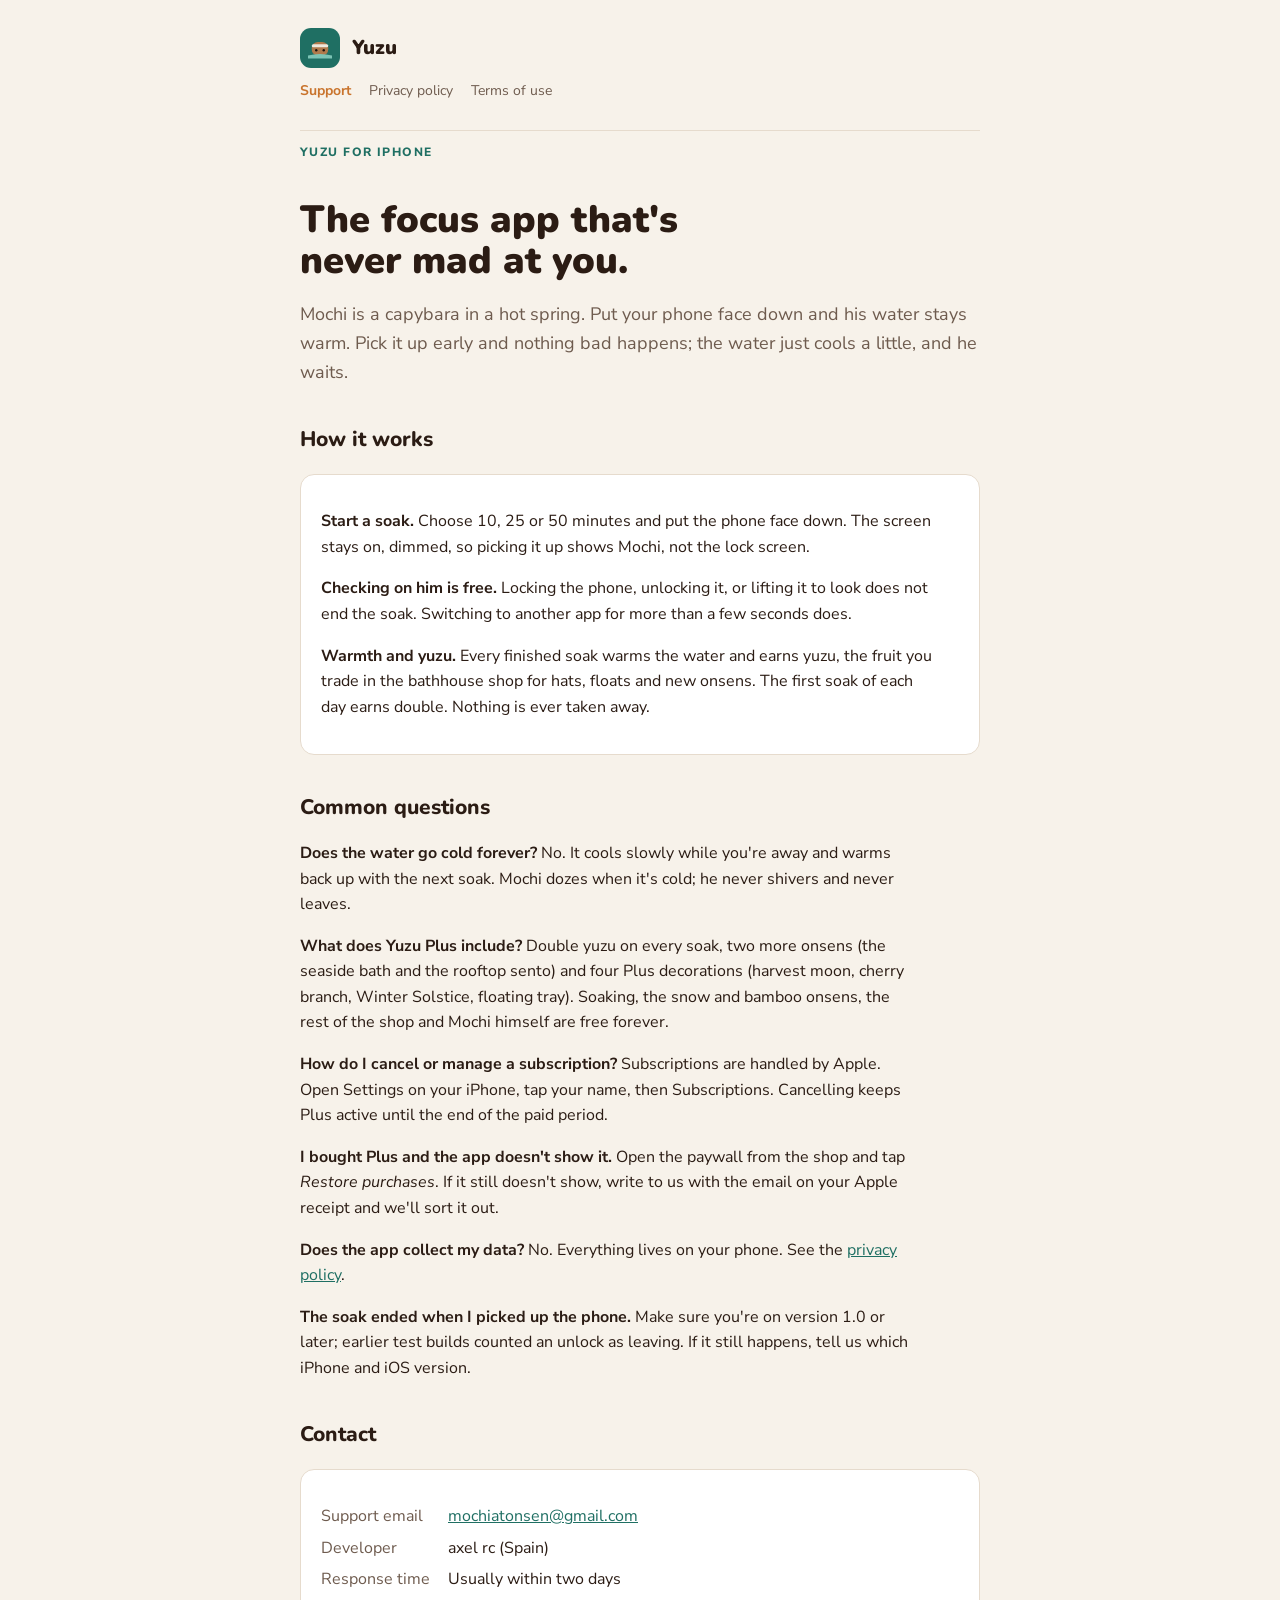
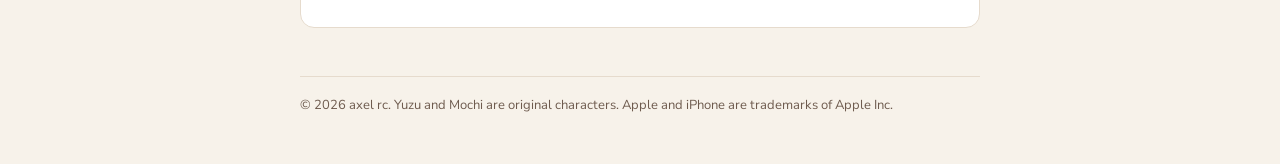
<file: index.html>
<!doctype html><html lang="en"><head><meta charset="utf-8"><meta name="viewport" content="width=device-width,initial-scale=1,viewport-fit=cover"><title>Yuzu Support</title><meta name="description" content="Support, privacy policy and terms of use for Yuzu, the capybara focus timer for iPhone."><link rel="stylesheet" href="https://fonts.googleapis.com/css2?family=Nunito:wght@800;900&family=Nunito+Sans:wght@400;700&display=swap"><link rel="stylesheet" href="style.css"></head><body>
<main>
<header class="top"><div class="mark" aria-hidden="true"><svg viewBox="0 0 40 40"><rect x="9" y="12" width="22" height="18" rx="8" fill="#B07A4C"/><rect x="9" y="15" width="22" height="4" rx="2" fill="#EEE8DC"/><circle cx="15" cy="23" r="1.6" fill="#1A120E"/><circle cx="25" cy="23" r="1.6" fill="#1A120E"/><path d="M4 30 Q20 26 36 30 L36 34 L4 34Z" fill="#7CC4B5"/></svg></div><a href="index.html">Yuzu</a></header><nav class="sub"><a href="index.html" aria-current="page">Support</a><a href="privacy.html">Privacy policy</a><a href="terms.html">Terms of use</a></nav>
<p class="eyebrow">Yuzu for iPhone</p>
<h1>The focus app that's never mad at you.</h1>
<p class="lede">Mochi is a capybara in a hot spring. Put your phone face down and his water stays warm. Pick it up early and nothing bad happens; the water just cools a little, and he waits.</p>

<h2>How it works</h2>
<div class="card">
<p><strong>Start a soak.</strong> Choose 10, 25 or 50 minutes and put the phone face down. The screen stays on, dimmed, so picking it up shows Mochi, not the lock screen.</p>
<p><strong>Checking on him is free.</strong> Locking the phone, unlocking it, or lifting it to look does not end the soak. Switching to another app for more than a few seconds does.</p>
<p><strong>Warmth and yuzu.</strong> Every finished soak warms the water and earns yuzu, the fruit you trade in the bathhouse shop for hats, floats and new onsens. The first soak of each day earns double. Nothing is ever taken away.</p>
</div>

<h2>Common questions</h2>
<p><strong>Does the water go cold forever?</strong> No. It cools slowly while you're away and warms back up with the next soak. Mochi dozes when it's cold; he never shivers and never leaves.</p>
<p><strong>What does Yuzu Plus include?</strong> Double yuzu on every soak, two more onsens (the seaside bath and the rooftop sento) and four Plus decorations (harvest moon, cherry branch, Winter Solstice, floating tray). Soaking, the snow and bamboo onsens, the rest of the shop and Mochi himself are free forever.</p>
<p><strong>How do I cancel or manage a subscription?</strong> Subscriptions are handled by Apple. Open Settings on your iPhone, tap your name, then Subscriptions. Cancelling keeps Plus active until the end of the paid period.</p>
<p><strong>I bought Plus and the app doesn't show it.</strong> Open the paywall from the shop and tap <em>Restore purchases</em>. If it still doesn't show, write to us with the email on your Apple receipt and we'll sort it out.</p>
<p><strong>Does the app collect my data?</strong> No. Everything lives on your phone. See the <a href="privacy.html">privacy policy</a>.</p>
<p><strong>The soak ended when I picked up the phone.</strong> Make sure you're on version 1.0 or later; earlier test builds counted an unlock as leaving. If it still happens, tell us which iPhone and iOS version.</p>

<h2>Contact</h2>
<div class="card">
<dl>
<dt>Support email</dt><dd><a href="mailto:mochiatonsen@gmail.com">mochiatonsen@gmail.com</a></dd>
<dt>Developer</dt><dd>axel rc (Spain)</dd>
<dt>Response time</dt><dd>Usually within two days</dd>
</dl>
</div>
<footer>© 2026 axel rc. Yuzu and Mochi are original characters. Apple and iPhone are trademarks of Apple Inc.</footer>
</main>
</body></html>
</file>
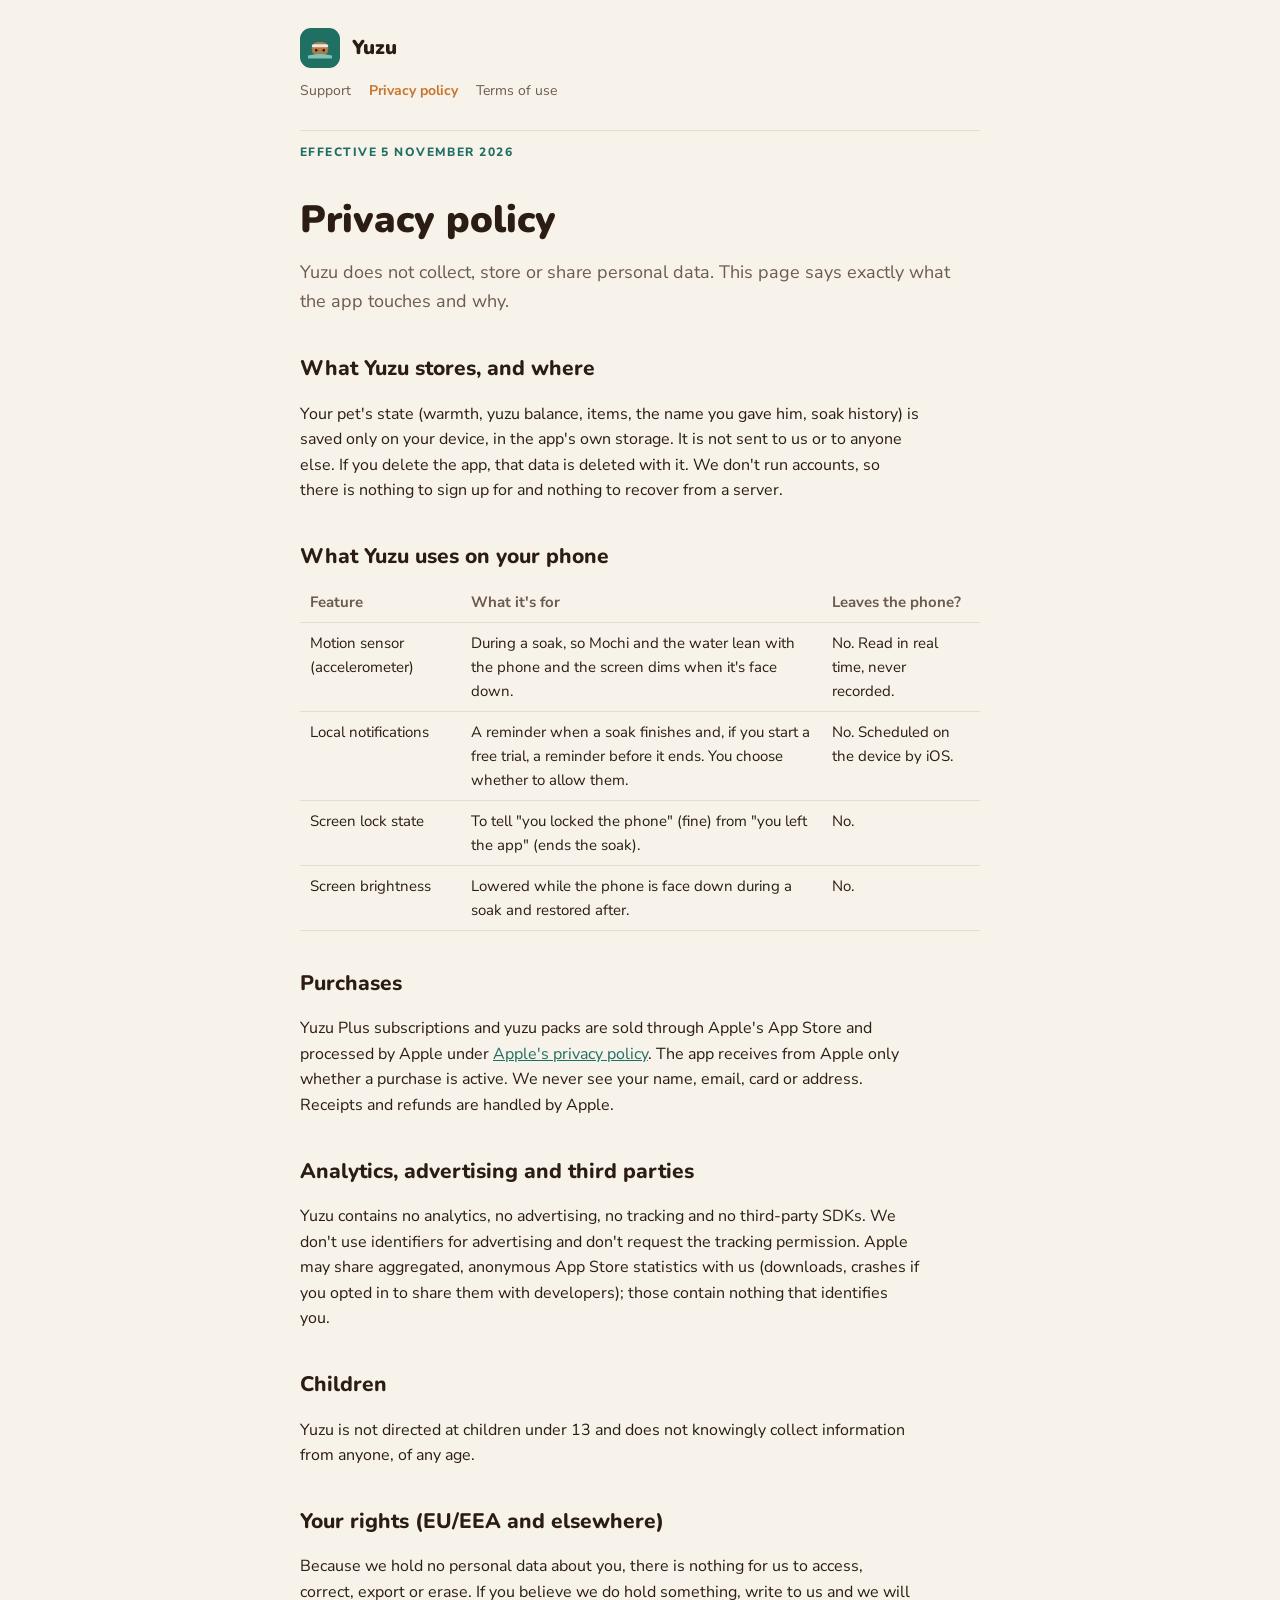
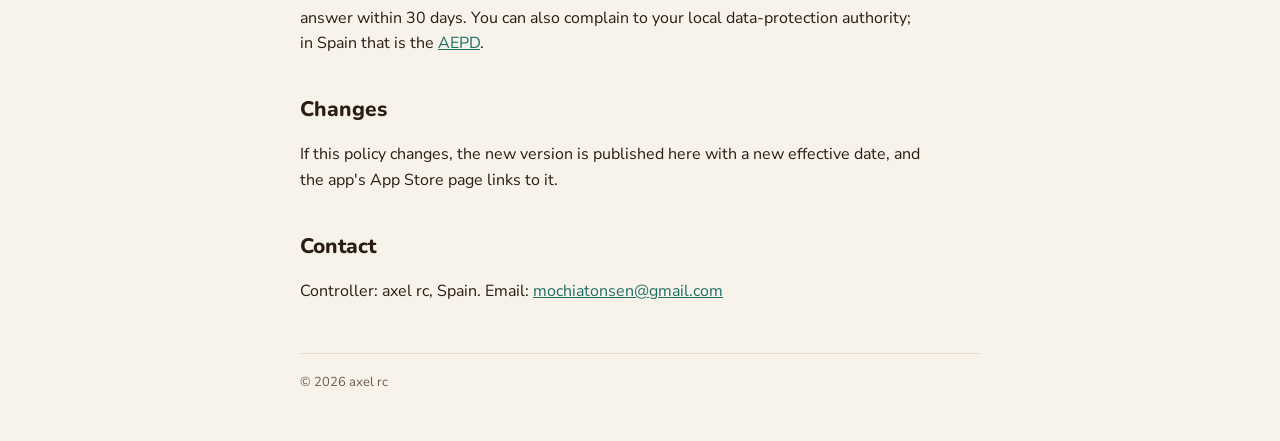
<file: privacy.html>
<!doctype html><html lang="en"><head><meta charset="utf-8"><meta name="viewport" content="width=device-width,initial-scale=1,viewport-fit=cover"><title>Yuzu Privacy Policy</title><link rel="stylesheet" href="https://fonts.googleapis.com/css2?family=Nunito:wght@800;900&family=Nunito+Sans:wght@400;700&display=swap"><link rel="stylesheet" href="style.css"></head><body>
<main>
<header class="top"><div class="mark" aria-hidden="true"><svg viewBox="0 0 40 40"><rect x="9" y="12" width="22" height="18" rx="8" fill="#B07A4C"/><rect x="9" y="15" width="22" height="4" rx="2" fill="#EEE8DC"/><circle cx="15" cy="23" r="1.6" fill="#1A120E"/><circle cx="25" cy="23" r="1.6" fill="#1A120E"/><path d="M4 30 Q20 26 36 30 L36 34 L4 34Z" fill="#7CC4B5"/></svg></div><a href="index.html">Yuzu</a></header><nav class="sub"><a href="index.html">Support</a><a href="privacy.html" aria-current="page">Privacy policy</a><a href="terms.html">Terms of use</a></nav>
<p class="eyebrow">Effective 5 November 2026</p>
<h1>Privacy policy</h1>
<p class="lede">Yuzu does not collect, store or share personal data. This page says exactly what the app touches and why.</p>

<h2>What Yuzu stores, and where</h2>
<p>Your pet's state (warmth, yuzu balance, items, the name you gave him, soak history) is saved only on your device, in the app's own storage. It is not sent to us or to anyone else. If you delete the app, that data is deleted with it. We don't run accounts, so there is nothing to sign up for and nothing to recover from a server.</p>

<h2>What Yuzu uses on your phone</h2>
<div class="tbl"><table>
<tr><th>Feature</th><th>What it's for</th><th>Leaves the phone?</th></tr>
<tr><td>Motion sensor (accelerometer)</td><td>During a soak, so Mochi and the water lean with the phone and the screen dims when it's face down.</td><td>No. Read in real time, never recorded.</td></tr>
<tr><td>Local notifications</td><td>A reminder when a soak finishes and, if you start a free trial, a reminder before it ends. You choose whether to allow them.</td><td>No. Scheduled on the device by iOS.</td></tr>
<tr><td>Screen lock state</td><td>To tell "you locked the phone" (fine) from "you left the app" (ends the soak).</td><td>No.</td></tr>
<tr><td>Screen brightness</td><td>Lowered while the phone is face down during a soak and restored after.</td><td>No.</td></tr>
</table></div>

<h2>Purchases</h2>
<p>Yuzu Plus subscriptions and yuzu packs are sold through Apple's App Store and processed by Apple under <a href="https://www.apple.com/legal/privacy/">Apple's privacy policy</a>. The app receives from Apple only whether a purchase is active. We never see your name, email, card or address. Receipts and refunds are handled by Apple.</p>

<h2>Analytics, advertising and third parties</h2>
<p>Yuzu contains no analytics, no advertising, no tracking and no third-party SDKs. We don't use identifiers for advertising and don't request the tracking permission. Apple may share aggregated, anonymous App Store statistics with us (downloads, crashes if you opted in to share them with developers); those contain nothing that identifies you.</p>

<h2>Children</h2>
<p>Yuzu is not directed at children under 13 and does not knowingly collect information from anyone, of any age.</p>

<h2>Your rights (EU/EEA and elsewhere)</h2>
<p>Because we hold no personal data about you, there is nothing for us to access, correct, export or erase. If you believe we do hold something, write to us and we will answer within 30 days. You can also complain to your local data-protection authority; in Spain that is the <a href="https://www.aepd.es/">AEPD</a>.</p>

<h2>Changes</h2>
<p>If this policy changes, the new version is published here with a new effective date, and the app's App Store page links to it.</p>

<h2>Contact</h2>
<p>Controller: axel rc, Spain. Email: <a href="mailto:mochiatonsen@gmail.com">mochiatonsen@gmail.com</a></p>
<footer>© 2026 axel rc</footer>
</main></body></html>
</file>
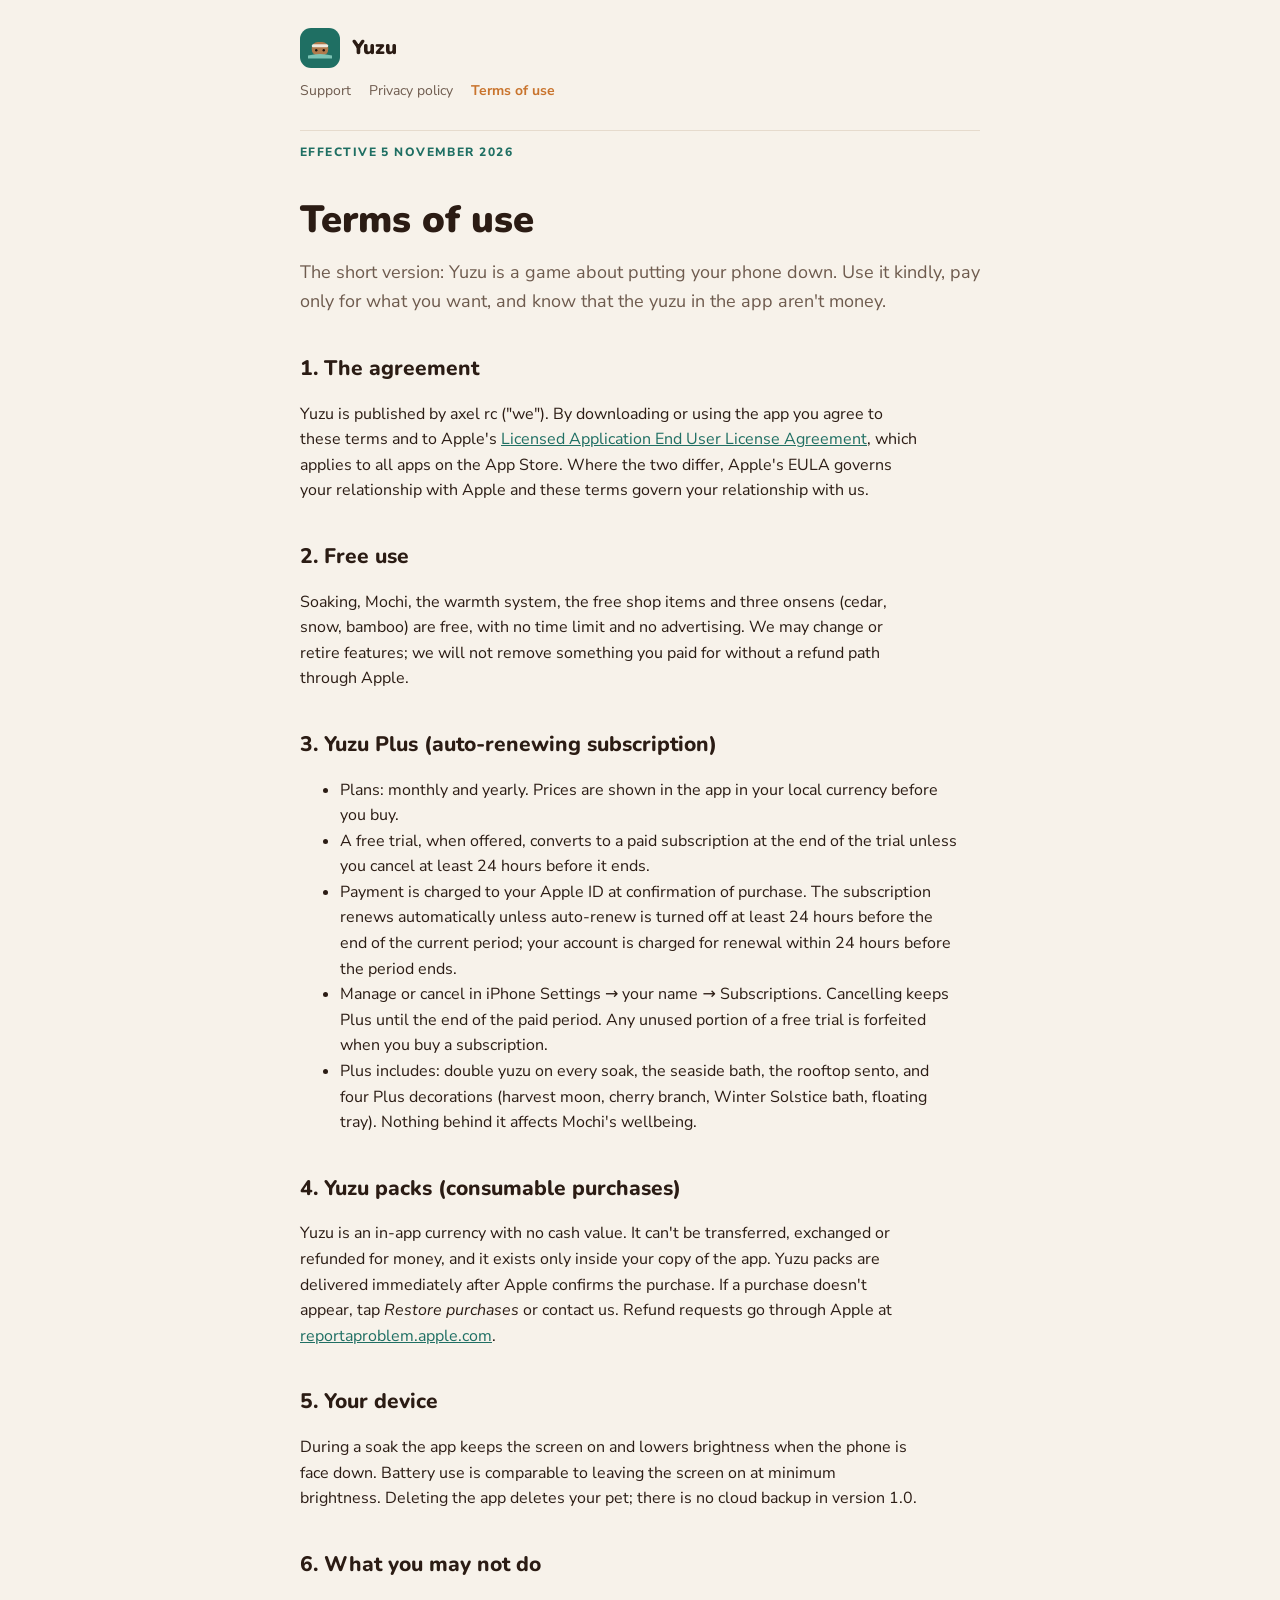
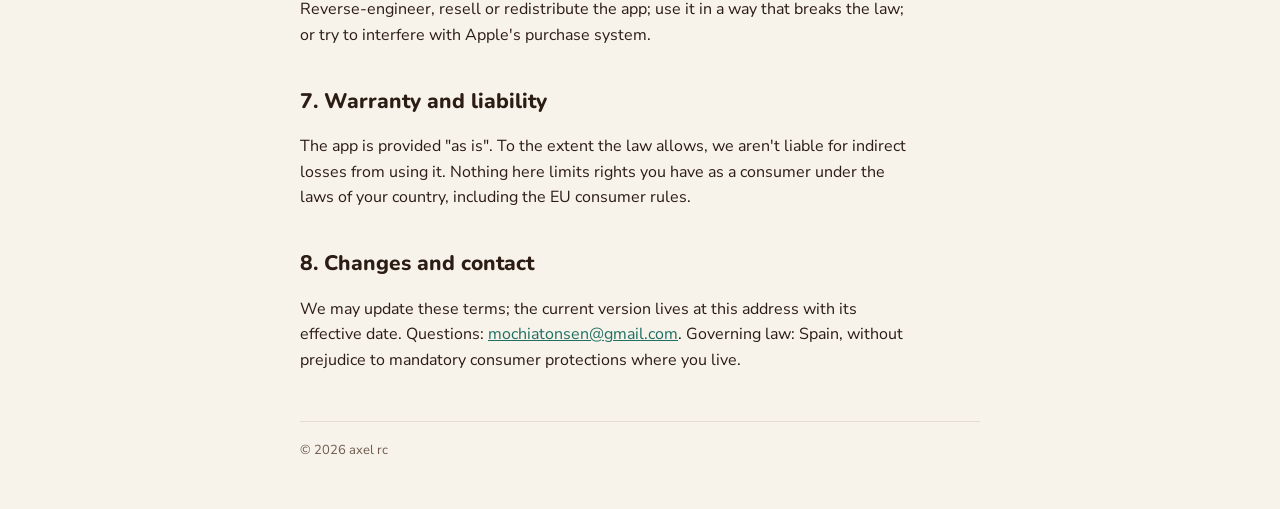
<file: terms.html>
<!doctype html><html lang="en"><head><meta charset="utf-8"><meta name="viewport" content="width=device-width,initial-scale=1,viewport-fit=cover"><title>Yuzu Terms of Use</title><link rel="stylesheet" href="https://fonts.googleapis.com/css2?family=Nunito:wght@800;900&family=Nunito+Sans:wght@400;700&display=swap"><link rel="stylesheet" href="style.css"></head><body>
<main>
<header class="top"><div class="mark" aria-hidden="true"><svg viewBox="0 0 40 40"><rect x="9" y="12" width="22" height="18" rx="8" fill="#B07A4C"/><rect x="9" y="15" width="22" height="4" rx="2" fill="#EEE8DC"/><circle cx="15" cy="23" r="1.6" fill="#1A120E"/><circle cx="25" cy="23" r="1.6" fill="#1A120E"/><path d="M4 30 Q20 26 36 30 L36 34 L4 34Z" fill="#7CC4B5"/></svg></div><a href="index.html">Yuzu</a></header><nav class="sub"><a href="index.html">Support</a><a href="privacy.html">Privacy policy</a><a href="terms.html" aria-current="page">Terms of use</a></nav>
<p class="eyebrow">Effective 5 November 2026</p>
<h1>Terms of use</h1>
<p class="lede">The short version: Yuzu is a game about putting your phone down. Use it kindly, pay only for what you want, and know that the yuzu in the app aren't money.</p>

<h2>1. The agreement</h2>
<p>Yuzu is published by axel rc ("we"). By downloading or using the app you agree to these terms and to Apple's <a href="https://www.apple.com/legal/internet-services/itunes/dev/stdeula/">Licensed Application End User License Agreement</a>, which applies to all apps on the App Store. Where the two differ, Apple's EULA governs your relationship with Apple and these terms govern your relationship with us.</p>

<h2>2. Free use</h2>
<p>Soaking, Mochi, the warmth system, the free shop items and three onsens (cedar, snow, bamboo) are free, with no time limit and no advertising. We may change or retire features; we will not remove something you paid for without a refund path through Apple.</p>

<h2>3. Yuzu Plus (auto-renewing subscription)</h2>
<ul>
<li>Plans: monthly and yearly. Prices are shown in the app in your local currency before you buy.</li>
<li>A free trial, when offered, converts to a paid subscription at the end of the trial unless you cancel at least 24 hours before it ends.</li>
<li>Payment is charged to your Apple ID at confirmation of purchase. The subscription renews automatically unless auto-renew is turned off at least 24 hours before the end of the current period; your account is charged for renewal within 24 hours before the period ends.</li>
<li>Manage or cancel in iPhone Settings → your name → Subscriptions. Cancelling keeps Plus until the end of the paid period. Any unused portion of a free trial is forfeited when you buy a subscription.</li>
<li>Plus includes: double yuzu on every soak, the seaside bath, the rooftop sento, and four Plus decorations (harvest moon, cherry branch, Winter Solstice bath, floating tray). Nothing behind it affects Mochi's wellbeing.</li>
</ul>

<h2>4. Yuzu packs (consumable purchases)</h2>
<p>Yuzu is an in-app currency with no cash value. It can't be transferred, exchanged or refunded for money, and it exists only inside your copy of the app. Yuzu packs are delivered immediately after Apple confirms the purchase. If a purchase doesn't appear, tap <em>Restore purchases</em> or contact us. Refund requests go through Apple at <a href="https://reportaproblem.apple.com/">reportaproblem.apple.com</a>.</p>

<h2>5. Your device</h2>
<p>During a soak the app keeps the screen on and lowers brightness when the phone is face down. Battery use is comparable to leaving the screen on at minimum brightness. Deleting the app deletes your pet; there is no cloud backup in version 1.0.</p>

<h2>6. What you may not do</h2>
<p>Reverse-engineer, resell or redistribute the app; use it in a way that breaks the law; or try to interfere with Apple's purchase system.</p>

<h2>7. Warranty and liability</h2>
<p>The app is provided "as is". To the extent the law allows, we aren't liable for indirect losses from using it. Nothing here limits rights you have as a consumer under the laws of your country, including the EU consumer rules.</p>

<h2>8. Changes and contact</h2>
<p>We may update these terms; the current version lives at this address with its effective date. Questions: <a href="mailto:mochiatonsen@gmail.com">mochiatonsen@gmail.com</a>. Governing law: Spain, without prejudice to mandatory consumer protections where you live.</p>
<footer>© 2026 axel rc</footer>
</main></body></html>
</file>
<file: style.css>
/* Layout: one narrow reading column on a warm cedar-and-steam palette; the app's own colours, muted for text. */
:root{--bg:#F7F2EA;--bg2:#FFFFFF;--fg:#2B1C14;--muted:#6E5B4E;--line:#E6DBCD;--accent:#C9742D;--accent2:#1F6F63;--font-display:"Nunito",ui-rounded,"SF Pro Rounded",system-ui,sans-serif;--font-body:"Nunito Sans",system-ui,-apple-system,Segoe UI,sans-serif}
@media (prefers-color-scheme:dark){:root:not([data-theme="light"]){--bg:#15110E;--bg2:#1E1813;--fg:#F3EADF;--muted:#B8A696;--line:#332A23;--accent:#F0B23C;--accent2:#7CC4B5;color-scheme:dark}}
:root[data-theme="dark"]{--bg:#15110E;--bg2:#1E1813;--fg:#F3EADF;--muted:#B8A696;--line:#332A23;--accent:#F0B23C;--accent2:#7CC4B5;color-scheme:dark}
body{background:var(--bg);color:var(--fg);font-family:var(--font-body);font-size:16px;line-height:1.6;margin:0;padding-left:max(16px,env(safe-area-inset-left,0px));padding-right:max(16px,env(safe-area-inset-right,0px));padding-block:0 48px}
main{max-width:680px;margin:0 auto}
header.top{display:flex;align-items:center;gap:12px;padding-block:28px 8px}
header.top .mark{width:40px;height:40px;border-radius:11px;background:#1F6F63;display:grid;place-items:center;flex:none}
header.top .mark svg{width:30px;height:30px}
header.top a{color:var(--fg);text-decoration:none;font-family:var(--font-display);font-weight:900;font-size:20px}
nav.sub{display:flex;flex-wrap:wrap;gap:6px 18px;font-size:14px;padding-block:4px 28px;border-bottom:1px solid var(--line)}
nav.sub a{color:var(--muted);text-decoration:none}nav.sub a[aria-current]{color:var(--accent);font-weight:700}
h1{font-family:var(--font-display);font-weight:900;font-size:clamp(28px,5vw,38px);line-height:1.1;text-wrap:balance;margin:36px 0 8px}
h2{font-family:var(--font-display);font-weight:800;font-size:21px;margin:36px 0 8px;text-wrap:balance}
p,li{max-width:62ch}.lede{font-size:18px;color:var(--muted)}
.eyebrow{font-size:12px;letter-spacing:.12em;text-transform:uppercase;color:var(--accent2);font-weight:800}
a{color:var(--accent2)}
.card{background:var(--bg2);border:1px solid var(--line);border-radius:14px;padding:18px 20px;margin:18px 0}
dl{display:grid;grid-template-columns:max-content 1fr;gap:6px 18px}dt{color:var(--muted)}dd{margin:0}
@media (max-width:480px){dl{grid-template-columns:1fr}}
code{font-family:ui-monospace,SFMono-Regular,Menlo,monospace;font-size:.92em;background:var(--bg2);border:1px solid var(--line);padding:1px 6px;border-radius:6px}
footer{margin-top:48px;padding-top:18px;border-top:1px solid var(--line);color:var(--muted);font-size:13px}
.tbl{overflow-x:auto}table{border-collapse:collapse;width:100%;font-size:15px}th,td{text-align:left;padding:8px 10px;border-bottom:1px solid var(--line);vertical-align:top}th{color:var(--muted);font-weight:700}
</file>
